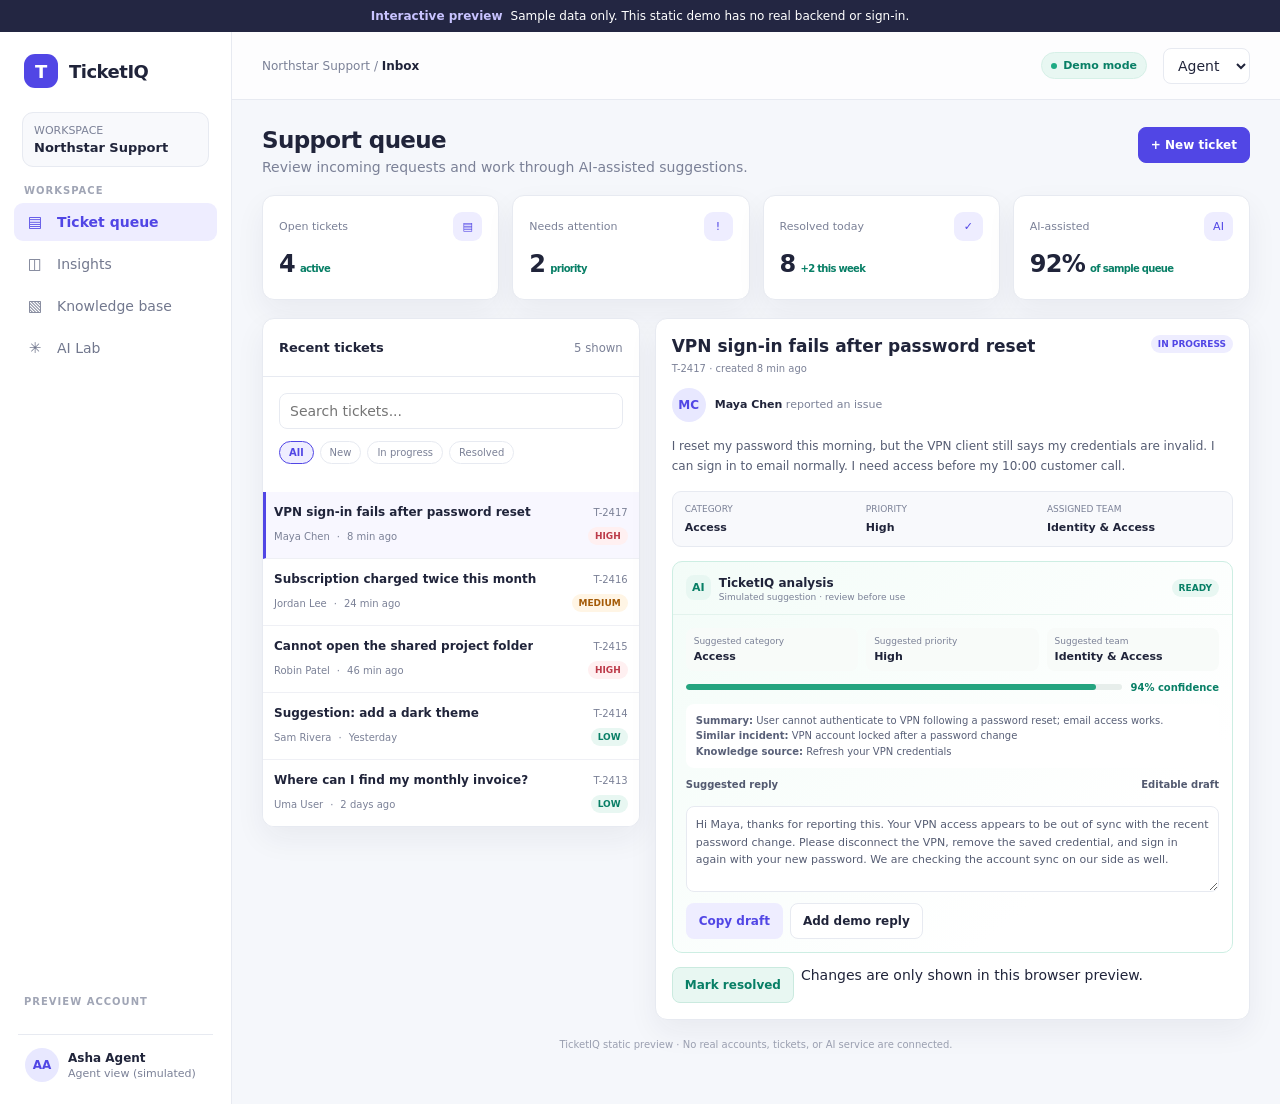
<file: hf-static-demo/index.html>
<!doctype html>
<html lang="en">
<head>
  <meta charset="utf-8">
  <meta name="viewport" content="width=device-width, initial-scale=1">
  <meta name="theme-color" content="#f5f7fb">
  <meta name="description" content="Explore TicketIQ, an interactive help desk demo with simulated AI ticket triage.">
  <title>TicketIQ - Support Desk Demo</title>
  <link rel="stylesheet" href="style.css">
</head>
<body>
  <div id="app"></div>
  <div id="modal-root"></div>
  <div id="toast" role="status" aria-live="polite"></div>
  <script src="app.js" defer></script>
</body>
</html>
</file>
<file: hf-static-demo/style.css>
:root {
  color-scheme: light;
  --page: #f5f7fb;
  --surface: #ffffff;
  --surface-muted: #f8f9fc;
  --line: #e7eaf1;
  --ink: #20243a;
  --muted: #7b8197;
  --brand: #5146e5;
  --brand-dark: #4035ca;
  --brand-soft: #eeedff;
  --mint: #087f66;
  --mint-soft: #e8f7f2;
  --amber: #a45b08;
  --amber-soft: #fff5e5;
  --red: #bd3b4a;
  --red-soft: #fff0f1;
  --shadow: 0 12px 30px rgba(31, 42, 75, .06);
  font-family: Inter, ui-sans-serif, system-ui, -apple-system, "Segoe UI", sans-serif;
}

* { box-sizing: border-box; }
body { margin: 0; background: var(--page); color: var(--ink); font-size: 14px; }
button, input, select, textarea { font: inherit; }
button { cursor: pointer; }
.sr-only { position: absolute; width: 1px; height: 1px; overflow: hidden; clip: rect(0, 0, 0, 0); white-space: nowrap; }
.notice {
  display: flex; justify-content: center; gap: 8px; padding: 9px 16px;
  background: #232642; color: #fff; font-size: 12px; text-align: center;
}
.notice strong { color: #c8c3ff; }
.layout { min-height: calc(100vh - 38px); display: grid; grid-template-columns: 232px minmax(0, 1fr); }
.sidebar { display: flex; flex-direction: column; padding: 22px 14px; background: var(--surface); border-right: 1px solid var(--line); }
.brand { display: flex; align-items: center; gap: 11px; padding: 0 10px 24px; font-size: 18px; font-weight: 760; letter-spacing: -.5px; }
.brand-mark { display: grid; width: 34px; height: 34px; place-items: center; border-radius: 11px; background: var(--brand); color: #fff; font-weight: 800; }
.workspace { margin: 0 8px 18px; padding: 11px; border: 1px solid var(--line); border-radius: 11px; background: var(--surface-muted); }
.workspace small, .profile small { display: block; color: var(--muted); font-size: 11px; }
.workspace strong { display: block; margin-top: 3px; font-size: 13px; }
.nav-label { padding: 0 10px 7px; color: #a0a5b5; font-size: 10px; font-weight: 750; letter-spacing: .1em; text-transform: uppercase; }
.nav { display: grid; gap: 4px; }
.nav button { display: flex; align-items: center; gap: 11px; width: 100%; padding: 10px; border: 0; border-radius: 9px; background: transparent; color: #72788e; text-align: left; }
.nav button:hover { background: var(--surface-muted); color: var(--ink); }
.nav button.active { background: var(--brand-soft); color: var(--brand); font-weight: 680; }
.nav-icon { display: grid; width: 22px; place-items: center; font-size: 15px; }
.side-bottom { margin-top: auto; }
.profile { display: flex; align-items: center; gap: 9px; margin: 20px 4px 0; padding: 13px 7px 0; border-top: 1px solid var(--line); }
.avatar { display: grid; flex: 0 0 34px; width: 34px; height: 34px; place-items: center; border-radius: 50%; background: #e8e8ff; color: var(--brand); font-size: 12px; font-weight: 750; }
.profile strong { display: block; font-size: 12px; }
.profile small { margin-top: 2px; }
.main { min-width: 0; }
.topbar { display: flex; align-items: center; gap: 16px; height: 68px; padding: 0 30px; border-bottom: 1px solid var(--line); background: rgba(255,255,255,.82); }
.crumb { color: var(--muted); font-size: 12px; }
.crumb b { color: var(--ink); font-weight: 600; }
.topbar-spacer { flex: 1; }
.demo-tag { display: inline-flex; align-items: center; gap: 6px; padding: 6px 9px; border: 1px solid #d6f0e7; border-radius: 99px; background: var(--mint-soft); color: var(--mint); font-size: 11px; font-weight: 700; }
.demo-dot { width: 6px; height: 6px; border-radius: 50%; background: #1eaa83; }
.role-select { max-width: 142px; padding: 8px 10px; border: 1px solid var(--line); border-radius: 8px; background: #fff; color: var(--ink); }
.content { max-width: 1500px; margin: 0 auto; padding: 27px 30px 44px; }
.page-heading { display: flex; align-items: flex-start; gap: 16px; margin-bottom: 20px; }
.page-heading h1 { margin: 0; font-size: 23px; letter-spacing: -.65px; }
.page-heading p { margin: 6px 0 0; color: var(--muted); }
.page-heading .actions { display: flex; gap: 8px; margin-left: auto; }
.button { display: inline-flex; align-items: center; justify-content: center; gap: 7px; min-height: 36px; padding: 8px 12px; border: 1px solid var(--line); border-radius: 8px; background: #fff; color: var(--ink); font-size: 12px; font-weight: 650; }
.button:hover { border-color: #c9cce0; background: var(--surface-muted); }
.button.primary { border-color: var(--brand); background: var(--brand); color: #fff; }
.button.primary:hover { background: var(--brand-dark); }
.button.soft { border-color: transparent; background: var(--brand-soft); color: var(--brand); }
.button.success { border-color: #caeadf; background: var(--mint-soft); color: var(--mint); }
.button:disabled { cursor: not-allowed; opacity: .5; }
.metrics { display: grid; grid-template-columns: repeat(4, minmax(0, 1fr)); gap: 13px; margin-bottom: 18px; }
.metric { min-height: 105px; padding: 16px; border: 1px solid var(--line); border-radius: 12px; background: var(--surface); box-shadow: var(--shadow); }
.metric-top { display: flex; align-items: center; justify-content: space-between; color: var(--muted); font-size: 11px; }
.metric-icon { display: grid; width: 29px; height: 29px; place-items: center; border-radius: 9px; background: var(--brand-soft); color: var(--brand); }
.metric strong { display: block; margin-top: 9px; font-size: 24px; letter-spacing: -.7px; }
.metric em { margin-left: 5px; color: var(--mint); font-size: 10px; font-style: normal; font-weight: 650; }
.inbox-grid { display: grid; grid-template-columns: minmax(300px, .92fr) minmax(420px, 1.45fr); gap: 15px; align-items: start; }
.panel { overflow: hidden; border: 1px solid var(--line); border-radius: 12px; background: var(--surface); box-shadow: var(--shadow); }
.panel-head { display: flex; align-items: center; gap: 10px; min-height: 58px; padding: 13px 16px; border-bottom: 1px solid var(--line); }
.panel-head h2 { margin: 0; font-size: 13px; }
.panel-head small { color: var(--muted); }
.panel-body { padding: 16px; }
.search { width: 100%; min-height: 36px; padding: 8px 10px; border: 1px solid var(--line); border-radius: 8px; outline: none; }
.search:focus, .field:focus, textarea:focus { border-color: #948cf3; box-shadow: 0 0 0 3px rgba(81,70,229,.1); outline: none; }
.filters { display: flex; gap: 6px; margin: 12px 0; }
.filter { padding: 5px 9px; border: 1px solid var(--line); border-radius: 99px; background: #fff; color: var(--muted); font-size: 10px; }
.filter.active { border-color: var(--brand); background: var(--brand-soft); color: var(--brand); font-weight: 700; }
.ticket-list { display: grid; }
.ticket-row { width: 100%; padding: 13px 11px; border: 0; border-bottom: 1px solid #eff0f5; background: #fff; text-align: left; }
.ticket-row:last-child { border-bottom: 0; }
.ticket-row:hover { background: #fafaff; }
.ticket-row.selected { border-left: 3px solid var(--brand); background: #f8f7ff; padding-left: 8px; }
.ticket-row-top, .ticket-row-bottom { display: flex; align-items: center; gap: 8px; }
.ticket-row-top { justify-content: space-between; }
.ticket-title { overflow: hidden; color: var(--ink); font-size: 12px; font-weight: 680; text-overflow: ellipsis; white-space: nowrap; }
.ticket-id, .ticket-meta { color: var(--muted); font-size: 10px; }
.ticket-row-bottom { justify-content: space-between; margin-top: 8px; }
.ticket-meta { display: flex; align-items: center; gap: 7px; }
.badge { display: inline-flex; align-items: center; padding: 4px 7px; border-radius: 99px; background: #f0f1f5; color: #666d80; font-size: 9px; font-weight: 750; text-transform: uppercase; }
.badge.high, .badge.critical { background: var(--red-soft); color: var(--red); }
.badge.medium, .badge.new { background: var(--amber-soft); color: var(--amber); }
.badge.low, .badge.resolved, .badge.triaged { background: var(--mint-soft); color: var(--mint); }
.badge.in-progress { background: var(--brand-soft); color: var(--brand); }
.empty { padding: 28px 16px; color: var(--muted); text-align: center; }
.ticket-detail { display: grid; gap: 14px; }
.detail-title { display: flex; align-items: flex-start; gap: 14px; }
.detail-title h2 { margin: 0; font-size: 17px; line-height: 1.4; }
.detail-title .ticket-id { margin-top: 4px; }
.detail-title .badge { margin-left: auto; }
.requester { display: flex; align-items: center; gap: 9px; color: var(--muted); font-size: 11px; }
.requester strong { color: var(--ink); }
.description { margin: 0; color: #565d73; font-size: 12px; line-height: 1.7; }
.detail-meta { display: grid; grid-template-columns: repeat(3, 1fr); gap: 8px; padding: 12px; border: 1px solid var(--line); border-radius: 9px; background: var(--surface-muted); }
.detail-meta span { display: block; margin-bottom: 4px; color: var(--muted); font-size: 9px; text-transform: uppercase; }
.detail-meta strong { font-size: 11px; }
.ai-card { border: 1px solid #cdeee3; border-radius: 10px; background: linear-gradient(140deg, #f3fcf8 0%, #fff 75%); }
.ai-card-head { display: flex; align-items: center; gap: 8px; padding: 12px 13px; border-bottom: 1px solid #e3f3ed; }
.ai-orb { display: grid; width: 25px; height: 25px; place-items: center; border-radius: 8px; background: var(--mint-soft); color: var(--mint); font-size: 11px; font-weight: 800; }
.ai-card-head strong { font-size: 12px; }
.ai-card-head small { display: block; margin-top: 2px; color: var(--muted); font-size: 9px; }
.ai-card-body { display: grid; gap: 11px; padding: 13px; }
.ai-recommendation { display: grid; grid-template-columns: repeat(3, 1fr); gap: 8px; }
.ai-recommendation div { padding: 8px; border-radius: 8px; background: #f8fbf9; }
.ai-recommendation span { display: block; color: var(--muted); font-size: 9px; }
.ai-recommendation strong { display: block; margin-top: 4px; font-size: 11px; }
.confidence { display: flex; align-items: center; gap: 8px; }
.confidence-track { overflow: hidden; flex: 1; height: 6px; border-radius: 99px; background: #e7eeeb; }
.confidence-track i { display: block; height: 100%; border-radius: inherit; background: #24a47f; }
.confidence small { color: var(--mint); font-size: 10px; font-weight: 700; }
.ai-excerpt { padding: 9px 10px; border-radius: 8px; background: var(--surface); color: #596078; font-size: 10px; line-height: 1.55; }
.reply-label { display: flex; justify-content: space-between; margin: 0 0 5px; color: #535a70; font-size: 10px; font-weight: 700; }
.reply { width: 100%; min-height: 86px; padding: 9px; resize: vertical; border: 1px solid var(--line); border-radius: 8px; background: #fff; color: #565d73; font-size: 11px; line-height: 1.6; }
.detail-actions { display: flex; flex-wrap: wrap; gap: 7px; }
.comments { display: grid; gap: 8px; }
.comment { padding: 9px 10px; border-left: 2px solid #cbc7ff; border-radius: 0 7px 7px 0; background: #faf9ff; font-size: 10px; line-height: 1.55; }
.comment strong { display: block; margin-bottom: 3px; color: var(--brand); font-size: 9px; }
.chart-grid { display: grid; grid-template-columns: 1.1fr .9fr; gap: 15px; }
.bars { display: grid; gap: 14px; padding: 6px 0; }
.bar-row { display: grid; grid-template-columns: 120px minmax(50px, 1fr) 30px; align-items: center; gap: 10px; color: #626980; font-size: 11px; }
.bar-track { height: 9px; overflow: hidden; border-radius: 99px; background: #eff0f5; }
.bar-fill { height: 100%; border-radius: inherit; background: var(--brand); }
.bar-row b { color: var(--ink); text-align: right; }
.kb-list { display: grid; gap: 10px; }
.kb-item { padding: 14px; border: 1px solid var(--line); border-radius: 10px; background: #fff; }
.kb-item h3 { margin: 0; font-size: 12px; }
.kb-item p { margin: 6px 0 9px; color: var(--muted); font-size: 11px; line-height: 1.55; }
.kb-tags { display: flex; gap: 6px; }
.kb-tags span { padding: 4px 7px; border-radius: 99px; background: var(--surface-muted); color: #737990; font-size: 9px; }
.lab-grid { display: grid; grid-template-columns: 1fr 1fr; gap: 15px; align-items: start; }
.switch-row { display: flex; align-items: center; justify-content: space-between; padding: 13px 0; border-bottom: 1px solid var(--line); }
.switch-row:last-child { border: 0; }
.switch-copy strong { display: block; font-size: 12px; }
.switch-copy small { display: block; margin-top: 4px; color: var(--muted); font-size: 10px; }
.toggle { width: 42px; height: 24px; padding: 3px; border: 0; border-radius: 99px; background: #c7cada; }
.toggle span { display: block; width: 18px; height: 18px; border-radius: 50%; background: #fff; transition: transform .18s; }
.toggle.on { background: var(--mint); }
.toggle.on span { transform: translateX(18px); }
.callout { padding: 11px 12px; border-radius: 9px; background: var(--amber-soft); color: #865314; font-size: 10px; line-height: 1.6; }
.modal-backdrop { position: fixed; z-index: 5; inset: 0; display: grid; place-items: center; padding: 16px; background: rgba(21, 25, 45, .45); }
.modal { width: min(520px, 100%); padding: 20px; border: 1px solid var(--line); border-radius: 14px; background: #fff; box-shadow: 0 20px 70px rgba(20, 25, 50, .2); }
.modal-head { display: flex; align-items: center; justify-content: space-between; margin-bottom: 15px; }
.modal-head h2 { margin: 0; font-size: 17px; }
.icon-button { width: 31px; height: 31px; border: 1px solid var(--line); border-radius: 8px; background: #fff; color: var(--muted); }
.form-field { display: grid; gap: 6px; margin: 12px 0; }
.form-field label { font-size: 11px; font-weight: 700; }
.field { width: 100%; padding: 9px 10px; border: 1px solid var(--line); border-radius: 8px; outline: none; }
textarea.field { min-height: 105px; resize: vertical; }
.sample-buttons { display: flex; flex-wrap: wrap; gap: 6px; }
.sample { padding: 6px 8px; border: 1px solid var(--line); border-radius: 7px; background: #fff; color: #636a7e; font-size: 9px; }
.modal-actions { display: flex; justify-content: flex-end; gap: 7px; margin-top: 16px; }
#toast { position: fixed; z-index: 10; right: 20px; bottom: 20px; max-width: min(360px, calc(100vw - 40px)); padding: 11px 14px; border-radius: 9px; background: #252943; color: #fff; box-shadow: var(--shadow); font-size: 11px; opacity: 0; pointer-events: none; transform: translateY(8px); transition: .2s; }
#toast.show { opacity: 1; transform: translateY(0); }
.footer-note { margin-top: 19px; color: #9a9fb0; font-size: 10px; text-align: center; }

@media (max-width: 1050px) {
  .inbox-grid { grid-template-columns: minmax(260px, .85fr) minmax(360px, 1.15fr); }
  .content { padding-right: 20px; padding-left: 20px; }
  .topbar { padding-right: 20px; padding-left: 20px; }
}
@media (max-width: 820px) {
  .layout { grid-template-columns: 1fr; }
  .sidebar { padding: 10px 12px 8px; border-right: 0; border-bottom: 1px solid var(--line); }
  .brand { padding: 0 4px 9px; font-size: 16px; }
  .workspace, .nav-label, .side-bottom { display: none; }
  .nav { display: flex; overflow-x: auto; }
  .nav button { width: auto; flex: 0 0 auto; padding: 8px 10px; font-size: 11px; }
  .nav-icon { width: auto; }
  .topbar { height: 54px; }
  .content { padding-top: 20px; }
  .inbox-grid, .chart-grid, .lab-grid { grid-template-columns: 1fr; }
  .metrics { grid-template-columns: repeat(2, 1fr); }
}
@media (max-width: 520px) {
  .notice { font-size: 10px; }
  .topbar { gap: 8px; padding: 0 13px; }
  .crumb { font-size: 10px; }
  .demo-tag { padding: 5px 7px; font-size: 9px; }
  .role-select { max-width: 108px; padding: 6px 7px; font-size: 10px; }
  .content { padding: 17px 12px 30px; }
  .page-heading { flex-wrap: wrap; }
  .page-heading h1 { font-size: 20px; }
  .page-heading .actions { width: 100%; margin-left: 0; }
  .page-heading .actions .button { flex: 1; }
  .metrics { gap: 8px; }
  .metric { min-height: 88px; padding: 11px; }
  .metric strong { font-size: 20px; }
  .metric-top { font-size: 9px; }
  .detail-meta { grid-template-columns: 1fr; }
  .detail-meta > div { display: flex; justify-content: space-between; }
  .detail-meta span { margin: 0; }
  .ai-recommendation { grid-template-columns: 1fr; }
  .bar-row { grid-template-columns: 85px minmax(40px, 1fr) 24px; gap: 7px; font-size: 9px; }
}
</file>
